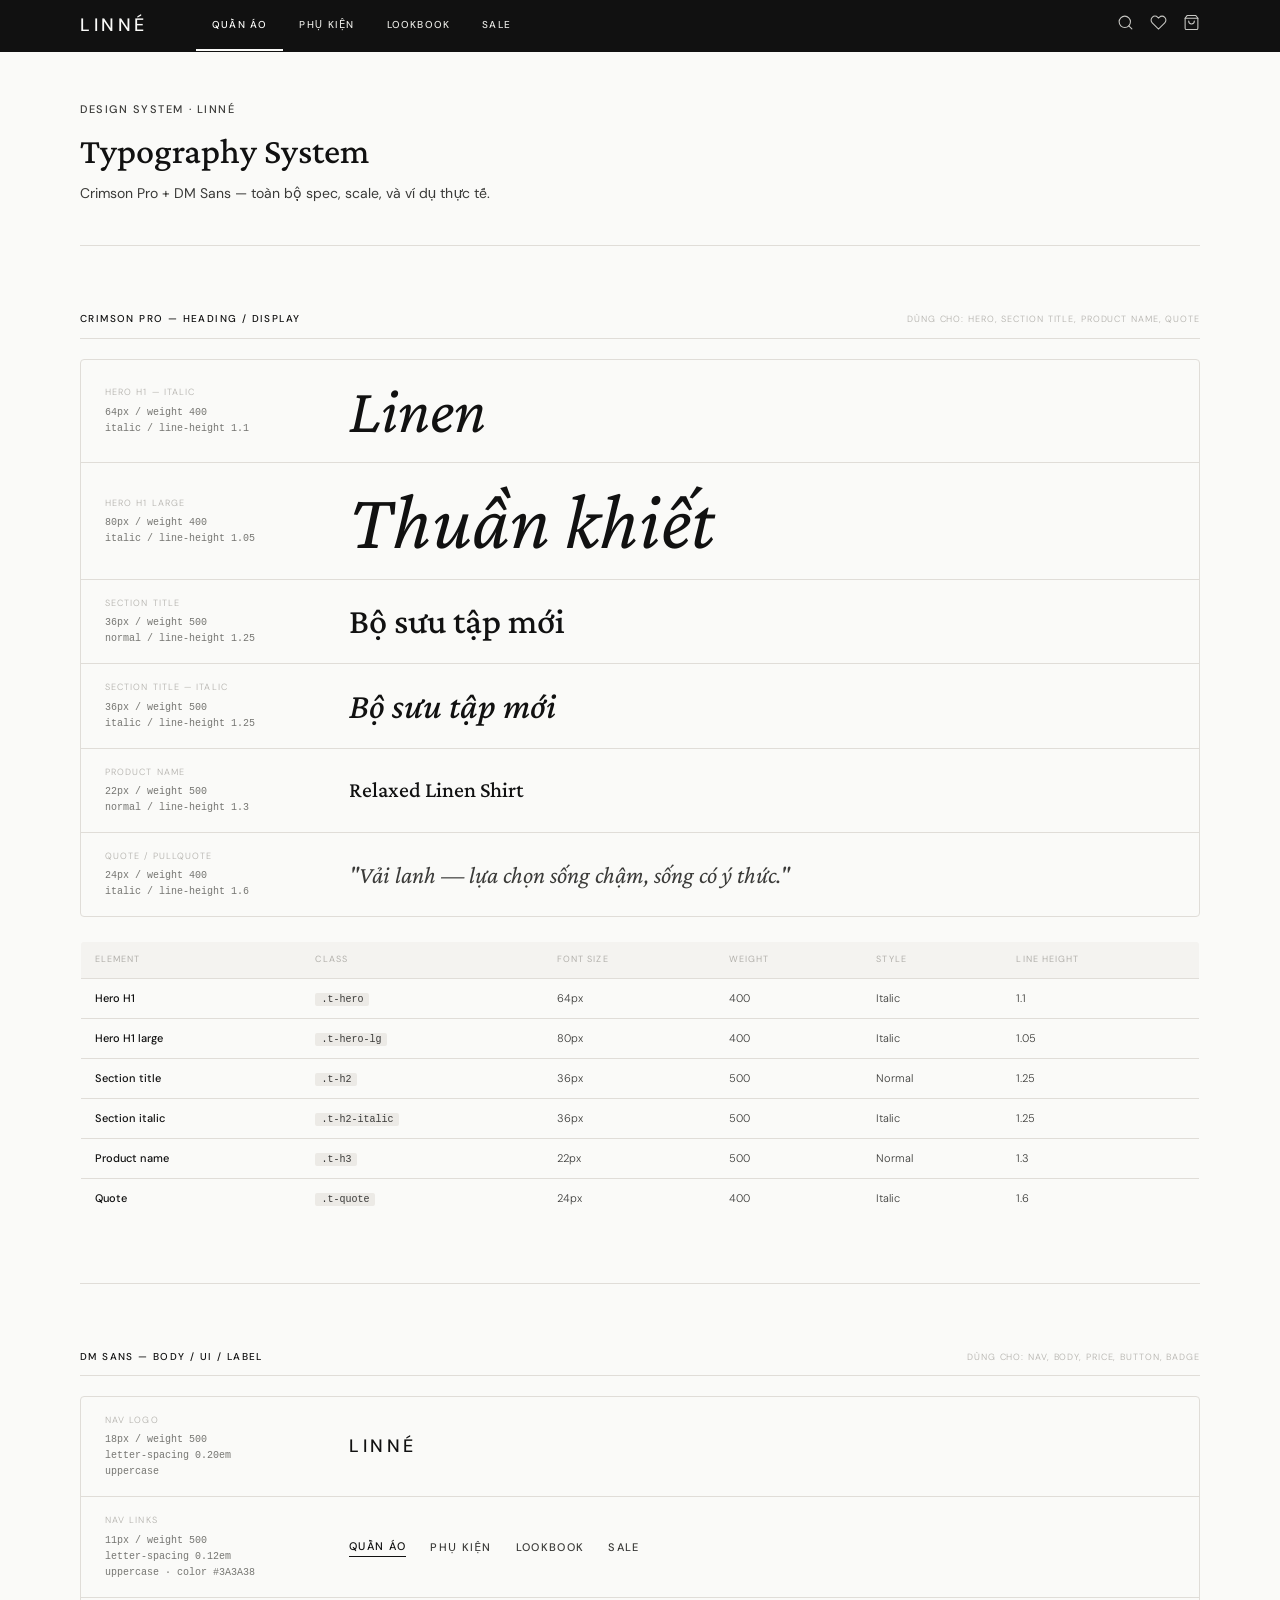
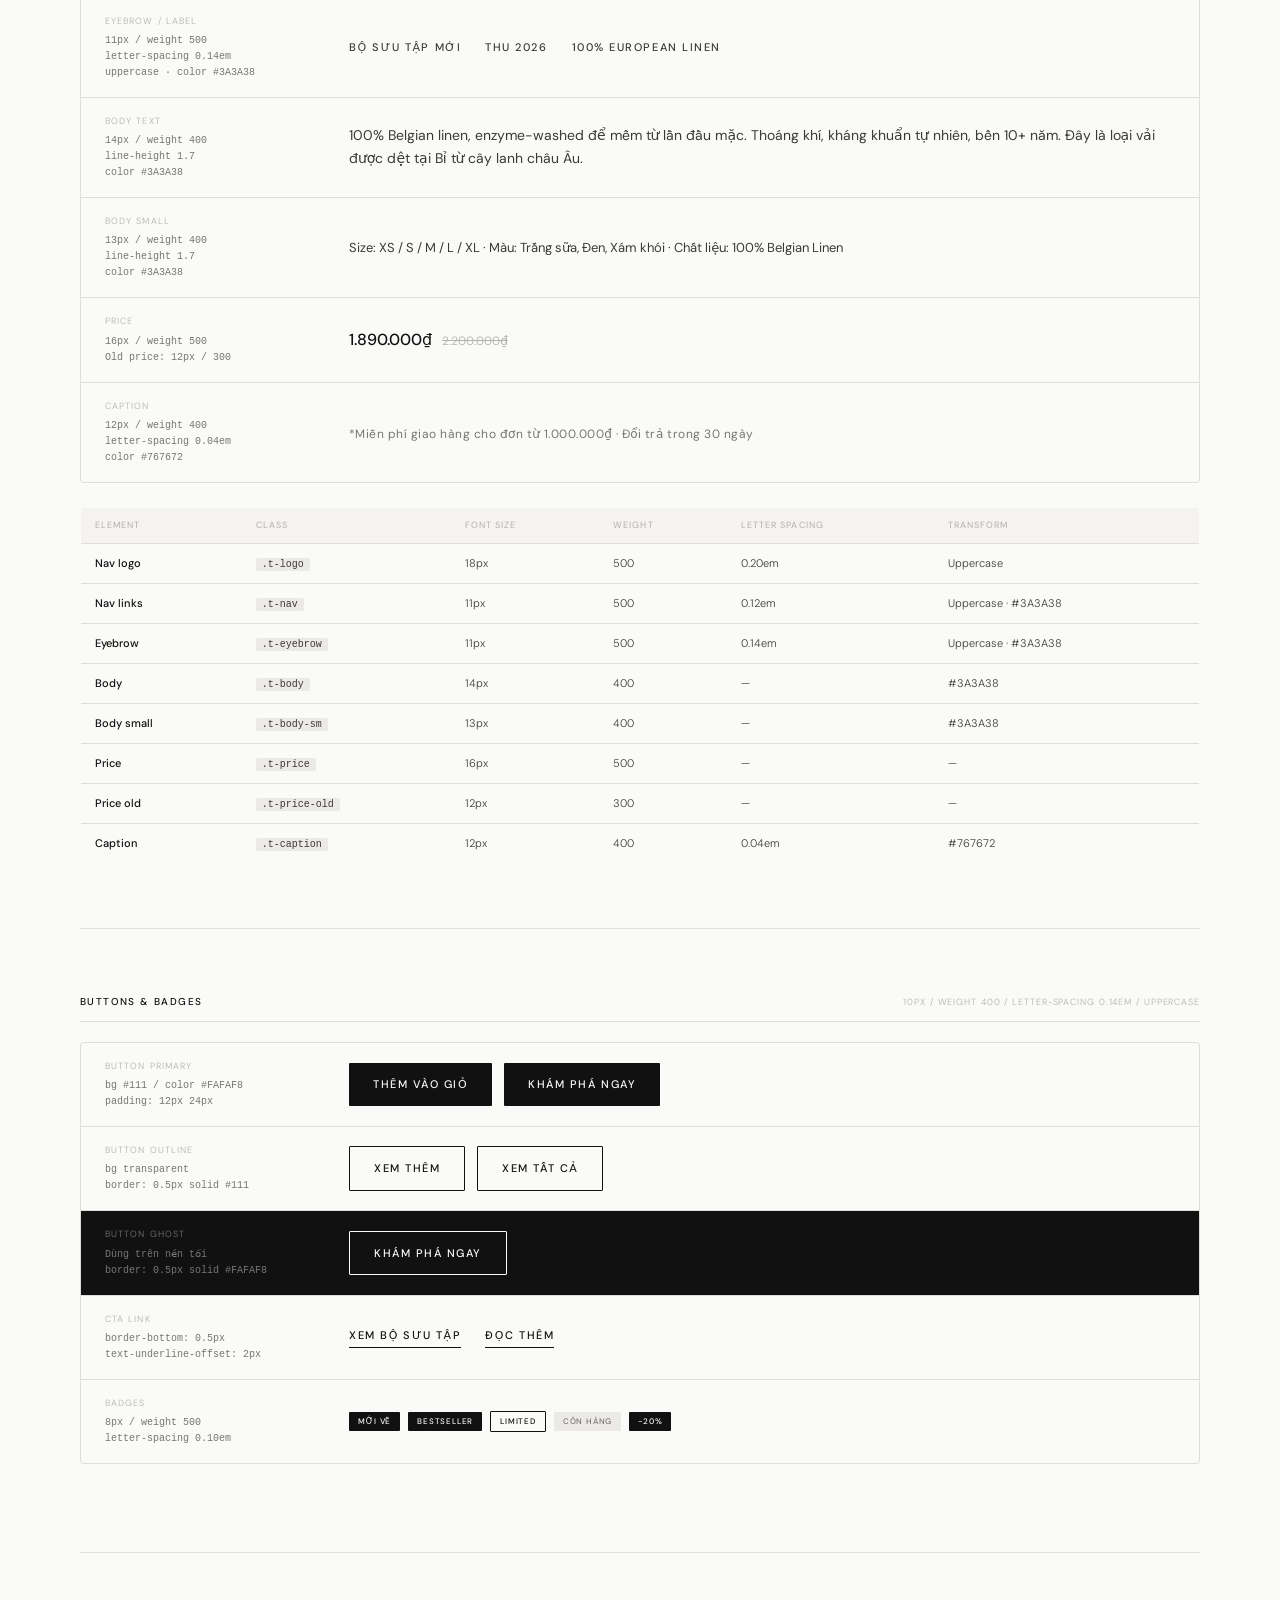
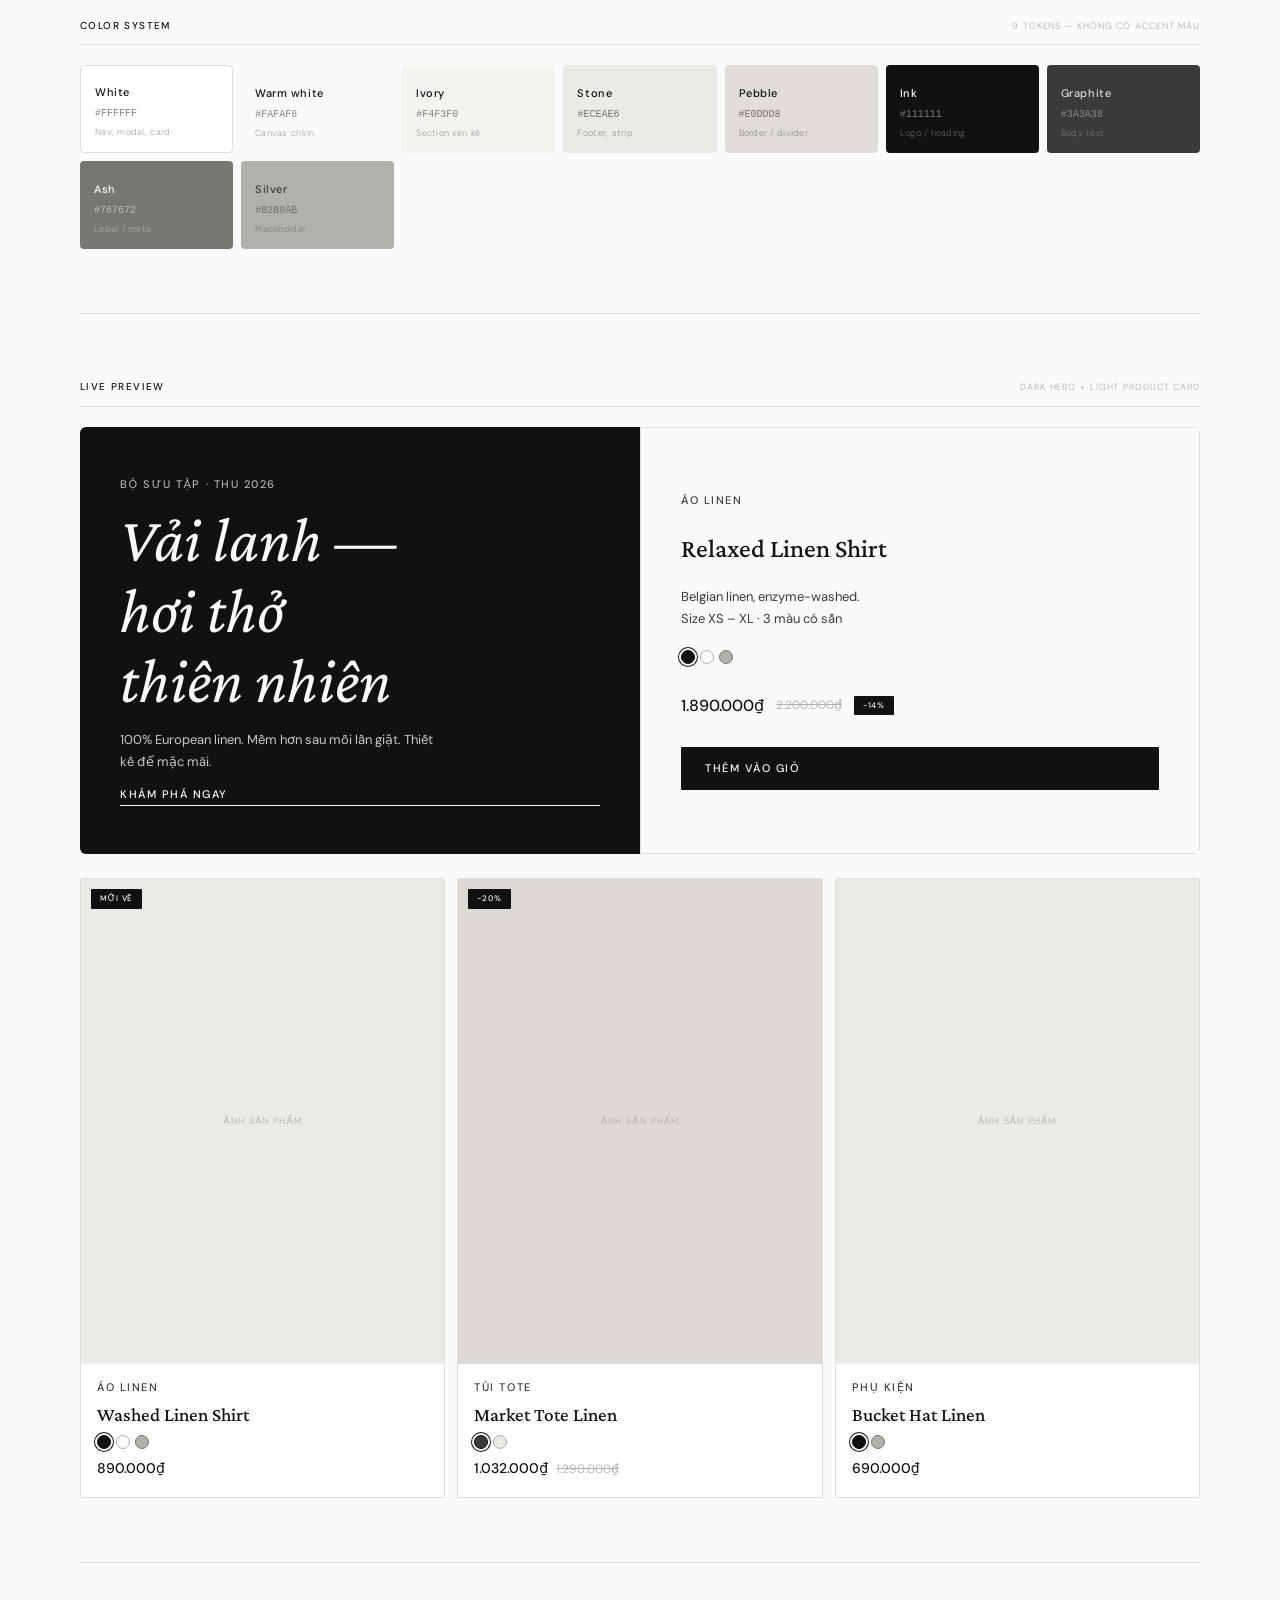
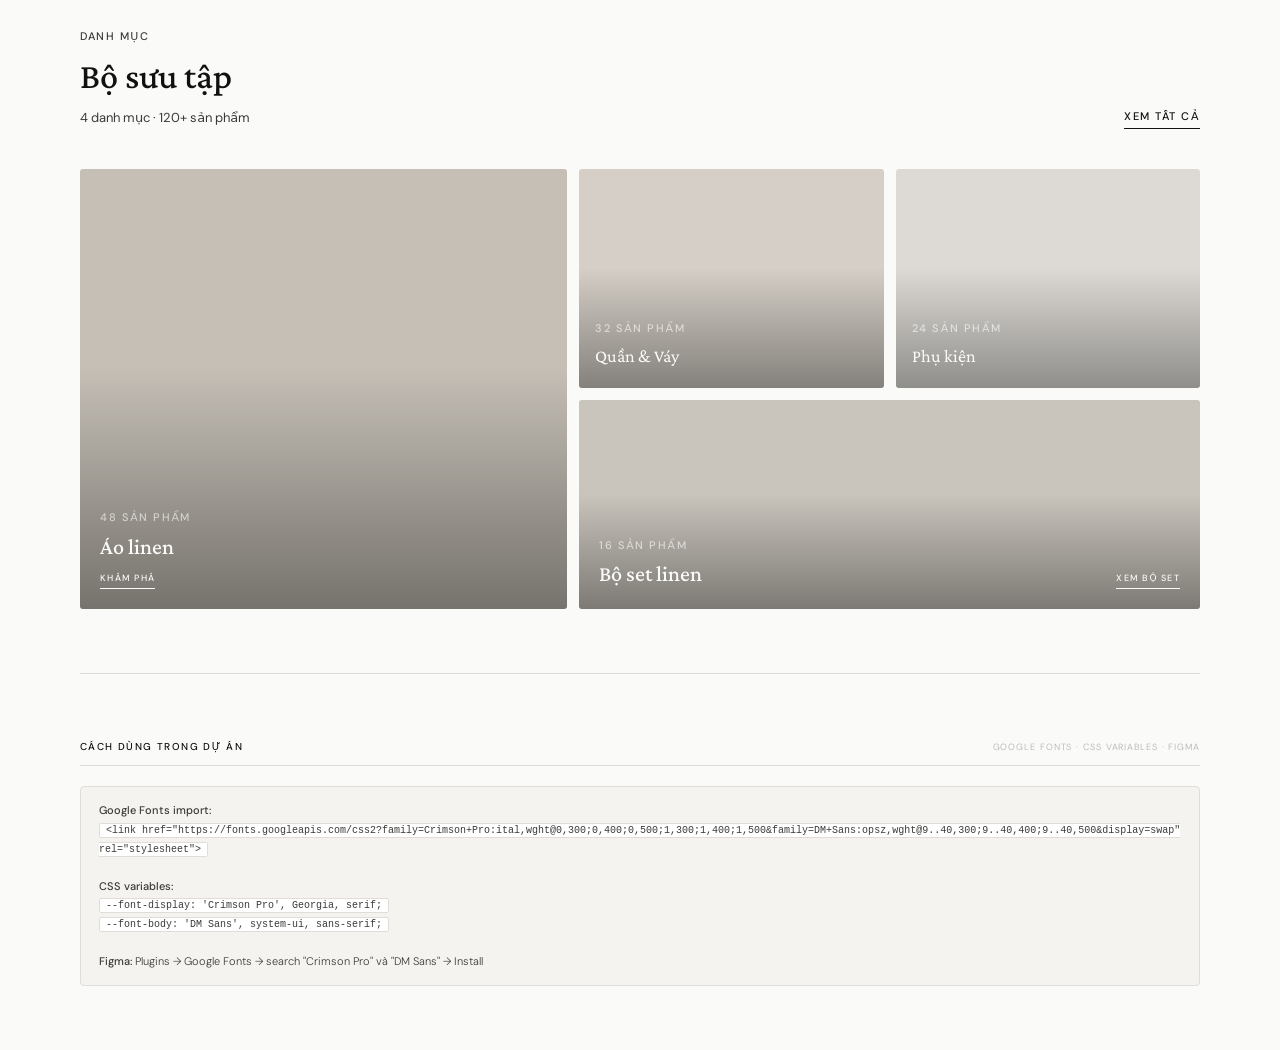
<file: prototype.html>
<!DOCTYPE html>
<html lang="vi">
<head>
<meta charset="UTF-8">
<meta name="viewport" content="width=device-width, initial-scale=1.0">
<title>LINNÉ — Typography System</title>
<link rel="preconnect" href="https://fonts.googleapis.com">
<link rel="preconnect" href="https://fonts.gstatic.com" crossorigin>
<link href="https://fonts.googleapis.com/css2?family=Crimson+Pro:ital,wght@0,300;0,400;0,500;1,300;1,400;1,500&family=DM+Sans:opsz,wght@9..40,300;9..40,400;9..40,500&display=swap" rel="stylesheet">

<style>
  /* ============================================
     LINNÉ — Typography System
     Crimson Pro + DM Sans
  ============================================ */

  :root {
    /* Colors */
    --ink:        #111111;
    --graphite:   #3A3A38;
    --ash:        #767672;
    --silver:     #B2B0AB;
    --pebble:     #E0DDD8;
    --stone:      #ECEAE6;
    --ivory:      #F4F3F0;
    --warm-white: #FAFAF8;
    --white:      #FFFFFF;

    /* Fonts */
    --font-display: 'Crimson Pro', Georgia, serif;
    --font-body:    'DM Sans', system-ui, sans-serif;

    /* Spacing */
    --gap-xs:  4px;
    --gap-sm:  8px;
    --gap-md:  16px;
    --gap-lg:  24px;
    --gap-xl:  40px;
    --gap-2xl: 64px;
  }

  *, *::before, *::after { box-sizing: border-box; margin: 0; padding: 0; }

  html { font-size: 16px; -webkit-font-smoothing: antialiased; }

  body {
    font-family: var(--font-body);
    font-weight: 300;
    background: var(--warm-white);
    color: var(--ink);
    line-height: 1.7;
  }

  /* ============================================
     LAYOUT
  ============================================ */
  .page-wrap { max-width: 1920px; margin: 0 auto; }

  .container {
    max-width: 1280px;
    margin: 0 auto;
    padding: 0 80px;
  }

  @media (max-width: 1024px) { .container { padding: 0 40px; } }
  @media (max-width: 640px)  { .container { padding: 0 20px; } }

  section { padding: var(--gap-2xl) 0; }

  .section-divider {
    border: none;
    border-top: 0.5px solid var(--pebble);
    margin: 0;
  }

  /* ============================================
     HEADER / LABEL
  ============================================ */
  .section-header {
    display: flex;
    justify-content: space-between;
    align-items: flex-end;
    margin-bottom: var(--gap-xl);
  }

  .section-eyebrow {
    font-family: var(--font-body);
    font-size: 11px;
    font-weight: 500;
    letter-spacing: 0.16em;
    text-transform: uppercase;
    color: var(--ash);
    margin-bottom: 8px;
  }

  /* ============================================
     TYPOGRAPHY — CRIMSON PRO
  ============================================ */

  /* H1 — Hero */
  .t-hero {
    font-family: var(--font-display);
    font-size: 64px;
    font-weight: 400;
    font-style: italic;
    line-height: 1.1;
    letter-spacing: 0;
    color: var(--ink);
  }

  /* H1 alt */
  .t-hero-lg {
    font-family: var(--font-display);
    font-size: 80px;
    font-weight: 400;
    font-style: italic;
    line-height: 1.05;
    color: var(--ink);
  }

  /* H2 — Section title */
  .t-h2 {
    font-family: var(--font-display);
    font-size: 36px;
    font-weight: 500;
    line-height: 1.25;
    color: var(--ink);
  }

  /* H2 italic */
  .t-h2-italic {
    font-family: var(--font-display);
    font-size: 36px;
    font-weight: 500;
    font-style: italic;
    line-height: 1.25;
    color: var(--ink);
  }

  /* H3 — Product name */
  .t-h3 {
    font-family: var(--font-display);
    font-size: 22px;
    font-weight: 500;
    line-height: 1.3;
    color: var(--ink);
  }

  /* Quote / Pullquote */
  .t-quote {
    font-family: var(--font-display);
    font-size: 24px;
    font-weight: 400;
    font-style: italic;
    line-height: 1.6;
    color: var(--graphite);
  }

  /* ============================================
     TYPOGRAPHY — DM SANS
  ============================================ */

  /* Nav logo */
  .t-logo {
    font-family: var(--font-body);
    font-size: 18px;
    font-weight: 500;
    letter-spacing: 0.20em;
    text-transform: uppercase;
    color: var(--ink);
    text-decoration: none;
  }

  /* Nav links */
  .t-nav {
    font-family: var(--font-body);
    font-size: 11px;
    font-weight: 500;
    letter-spacing: 0.12em;
    text-transform: uppercase;
    color: var(--graphite);
    text-decoration: none;
    transition: color 0.2s ease;
  }
  .t-nav:hover, .t-nav.active {
    color: var(--ink);
  }

  /* Eyebrow label */
  .t-eyebrow {
    font-family: var(--font-body);
    font-size: 11px;
    font-weight: 500;
    letter-spacing: 0.14em;
    text-transform: uppercase;
    color: var(--graphite);
  }

  /* Body */
  .t-body {
    font-family: var(--font-body);
    font-size: 14px;
    font-weight: 400;
    line-height: 1.7;
    color: var(--graphite);
  }

  /* Body small */
  .t-body-sm {
    font-family: var(--font-body);
    font-size: 13px;
    font-weight: 400;
    line-height: 1.7;
    color: var(--graphite);
  }

  /* Price */
  .t-price {
    font-family: var(--font-body);
    font-size: 16px;
    font-weight: 500;
    color: var(--ink);
  }

  .t-price-old {
    font-family: var(--font-body);
    font-size: 12px;
    font-weight: 300;
    color: var(--silver);
    text-decoration: line-through;
  }

  /* Caption */
  .t-caption {
    font-family: var(--font-body);
    font-size: 12px;
    font-weight: 400;
    color: var(--ash);
    letter-spacing: 0.04em;
  }

  /* ============================================
     BUTTONS
  ============================================ */
  .btn {
    display: inline-block;
    font-family: var(--font-body);
    font-size: 11px;
    font-weight: 500;
    letter-spacing: 0.14em;
    text-transform: uppercase;
    padding: 12px 24px;
    border-radius: 1px;
    cursor: pointer;
    transition: all 0.2s ease;
    text-decoration: none;
    border: none;
  }

  .btn-primary {
    background: var(--ink);
    color: var(--warm-white);
  }
  .btn-primary:hover {
    background: var(--graphite);
  }

  .btn-outline {
    background: transparent;
    color: var(--ink);
    border: 0.5px solid var(--ink);
  }
  .btn-outline:hover {
    background: var(--ink);
    color: var(--warm-white);
  }

  .btn-ghost {
    background: transparent;
    color: var(--warm-white);
    border: 0.5px solid var(--warm-white);
  }
  .btn-ghost:hover {
    background: var(--warm-white);
    color: var(--ink);
  }

  /* CTA link style */
  .cta-link {
    font-family: var(--font-body);
    font-size: 11px;
    font-weight: 500;
    letter-spacing: 0.14em;
    text-transform: uppercase;
    color: var(--ink);
    text-decoration: none;
    border-bottom: 0.5px solid var(--ink);
    padding-bottom: 2px;
    transition: opacity 0.2s;
  }
  .cta-link:hover { opacity: 0.6; }

  .cta-link-white {
    color: var(--warm-white);
    border-bottom-color: var(--warm-white);
  }

  /* ============================================
     BADGES / TAGS
  ============================================ */
  .badge {
    display: inline-block;
    font-family: var(--font-body);
    font-size: 8px;
    font-weight: 500;
    letter-spacing: 0.10em;
    text-transform: uppercase;
    padding: 3px 9px;
    border-radius: 1px;
  }

  .badge-dark   { background: var(--ink); color: var(--warm-white); }
  .badge-outline{ background: transparent; color: var(--ink); border: 0.5px solid var(--ink); }
  .badge-muted  { background: var(--stone); color: var(--ash); }
  .badge-sale   { background: var(--ink); color: var(--warm-white); }

  /* ============================================
     NAVBAR
  ============================================ */
  .navbar {
    position: sticky;
    top: 0;
    z-index: 100;
    background: var(--ink);
    height: 52px;
    display: flex;
    align-items: stretch;
    border-bottom: 0.5px solid transparent;
    transition: border-color 0.3s ease;
  }

  .navbar.scrolled {
    border-bottom-color: #2A2A28;
  }

  .navbar .container {
    display: flex;
    align-items: stretch;
    width: 100%;
    max-width: 1280px;
    margin: 0 auto;
    padding: 0 80px;
  }

  .nav-logo {
    font-family: var(--font-body);
    font-size: 18px;
    font-weight: 500;
    letter-spacing: 0.20em;
    text-transform: uppercase;
    color: var(--warm-white);
    text-decoration: none;
    display: flex;
    align-items: center;
    margin-right: 48px;
    white-space: nowrap;
  }

  .nav-links {
    display: flex;
    flex: 1;
    list-style: none;
  }

  .nav-links li a {
    font-family: var(--font-body);
    font-size: 10px;
    font-weight: 500;
    letter-spacing: 0.12em;
    text-transform: uppercase;
    color: #E8E8E4;
    text-decoration: none;
    display: flex;
    align-items: center;
    padding: 0 16px;
    height: 100%;
    border-bottom: 2px solid transparent;
    transition: color 0.2s ease;
  }

  .nav-links li a:hover,
  .nav-links li a.active {
    color: var(--warm-white);
    border-bottom-color: var(--warm-white);
  }

  .nav-icons {
    display: flex;
    align-items: center;
    gap: 16px;
    margin-left: auto;
    color: #C8C8C4;
    font-size: 17px;
  }

  .nav-icons a {
    color: inherit;
    text-decoration: none;
    transition: color 0.2s;
  }
  .nav-icons a:hover { color: var(--warm-white); }

  /* ============================================
     DEMO SECTIONS
  ============================================ */

  /* Type scale preview */
  .type-preview-block {
    border: 0.5px solid var(--pebble);
    border-radius: 4px;
    overflow: hidden;
    margin-bottom: var(--gap-lg);
  }

  .type-row {
    display: flex;
    align-items: center;
    gap: var(--gap-lg);
    padding: var(--gap-md) var(--gap-lg);
    border-bottom: 0.5px solid var(--pebble);
  }
  .type-row:last-child { border-bottom: none; }

  .type-meta {
    min-width: 220px;
    flex-shrink: 0;
  }

  .type-meta-label {
    font-size: 9px;
    letter-spacing: 0.12em;
    text-transform: uppercase;
    color: var(--silver);
    margin-bottom: 4px;
  }

  .type-meta-val {
    font-family: 'Courier New', monospace;
    font-size: 10px;
    color: var(--ash);
    line-height: 1.6;
  }

  .type-sample { flex: 1; }

  /* Spec table */
  .spec-table {
    width: 100%;
    border: 0.5px solid var(--pebble);
    border-radius: 4px;
    overflow: hidden;
    border-collapse: collapse;
  }

  .spec-table thead tr {
    background: var(--ivory);
  }

  .spec-table th {
    font-size: 9px;
    font-weight: 400;
    letter-spacing: 0.12em;
    text-transform: uppercase;
    color: var(--silver);
    padding: 10px 14px;
    text-align: left;
    border-bottom: 0.5px solid var(--pebble);
  }

  .spec-table td {
    font-size: 11px;
    font-weight: 300;
    color: var(--graphite);
    padding: 10px 14px;
    border-bottom: 0.5px solid var(--pebble);
  }

  .spec-table tr:last-child td { border-bottom: none; }

  .spec-table td:first-child {
    font-weight: 500;
    color: var(--ink);
  }

  .spec-table td code {
    font-family: 'Courier New', monospace;
    font-size: 10px;
    background: var(--stone);
    padding: 1px 6px;
    border-radius: 2px;
    color: var(--graphite);
  }

  /* Color swatch */
  .swatch-grid {
    display: grid;
    grid-template-columns: repeat(auto-fill, minmax(140px, 1fr));
    gap: var(--gap-sm);
  }

  .swatch-item {
    border-radius: 4px;
    padding: 16px 14px 12px;
    min-height: 88px;
    display: flex;
    flex-direction: column;
    justify-content: flex-end;
    gap: 3px;
  }

  .swatch-name {
    font-size: 11px;
    font-weight: 500;
    letter-spacing: 0.05em;
  }

  .swatch-hex {
    font-family: 'Courier New', monospace;
    font-size: 10px;
    opacity: 0.7;
  }

  .swatch-role {
    font-size: 9px;
    opacity: 0.5;
    letter-spacing: 0.03em;
  }

  /* Hero preview */
  .hero-preview {
    border-radius: 6px;
    overflow: hidden;
    display: grid;
    grid-template-columns: 1fr 1fr;
  }

  .hero-preview-dark {
    background: var(--ink);
    padding: 48px 40px;
    display: flex;
    flex-direction: column;
    justify-content: flex-end;
    gap: 12px;
    min-height: 320px;
  }

  .hero-preview-light {
    background: var(--warm-white);
    padding: 40px;
    border: 0.5px solid var(--pebble);
    display: flex;
    flex-direction: column;
    justify-content: center;
    gap: 12px;
  }

  /* Product card */
  .product-card {
    border: 0.5px solid var(--pebble);
    border-radius: 2px;
    overflow: hidden;
    background: var(--white);
  }

  .product-img {
    background: var(--stone);
    aspect-ratio: 3 / 4;
    display: flex;
    align-items: center;
    justify-content: center;
    position: relative;
  }

  .product-img-placeholder {
    font-size: 9px;
    letter-spacing: 0.12em;
    text-transform: uppercase;
    color: var(--silver);
  }

  .product-info {
    padding: 14px 16px 16px;
  }

  .product-grid {
    display: grid;
    grid-template-columns: repeat(3, 1fr);
    gap: 12px;
  }

  .product-info .t-eyebrow {
    color: var(--ash);
    letter-spacing: 0.14em;
  }
  .color-swatch-row {
    display: flex;
    gap: 5px;
    margin: 8px 0;
  }

  .color-dot {
    width: 14px;
    height: 14px;
    border-radius: 50%;
    cursor: pointer;
    transition: transform 0.15s;
  }
  .color-dot:hover { transform: scale(1.15); }
  .color-dot.active { box-shadow: 0 0 0 2px var(--warm-white), 0 0 0 3px var(--ink); }

  /* Utility */
  .text-muted  { color: var(--ash); }
  .text-silver { color: var(--silver); }
  .mt-2  { margin-top: 8px; }
  .mt-3  { margin-top: 12px; }
  .mt-4  { margin-top: 16px; }
  .mt-6  { margin-top: 24px; }
  .flex  { display: flex; }
  .items-center { align-items: center; }
  .gap-2 { gap: 8px; }
  .gap-3 { gap: 12px; }

  /* Page header */
  .page-title-block {
    padding: 48px 0 40px;
    border-bottom: 0.5px solid var(--pebble);
    margin-bottom: 0;
  }

  .page-title-block .t-eyebrow { margin-bottom: 10px; }

  /* Section title row */
  .section-label-row {
    display: flex;
    justify-content: space-between;
    align-items: baseline;
    margin-bottom: 20px;
    padding-bottom: 10px;
    border-bottom: 0.5px solid var(--pebble);
  }

  .section-label-row h2 {
    font-family: var(--font-body);
    font-size: 10px;
    font-weight: 500;
    letter-spacing: 0.14em;
    text-transform: uppercase;
    color: var(--ink);
  }

  .section-label-row span {
    font-size: 9px;
    letter-spacing: 0.1em;
    text-transform: uppercase;
    color: var(--silver);
  }

  /* Print / export hint */
  .note-block {
    background: var(--ivory);
    border: 0.5px solid var(--pebble);
    border-radius: 4px;
    padding: 14px 18px;
    font-size: 11px;
    font-weight: 300;
    line-height: 1.7;
    color: var(--graphite);
  }

  .note-block code {
    font-family: 'Courier New', monospace;
    font-size: 10px;
    background: var(--white);
    padding: 1px 6px;
    border-radius: 2px;
    color: var(--graphite);
    border: 0.5px solid var(--pebble);
  }

  /* Navbar scroll effect */
  @media (prefers-reduced-motion: reduce) {
    *, *::before, *::after { transition: none !important; }
  }

</style>
</head>

<body>

<!-- ============================================
     NAVBAR
============================================ -->
<nav class="navbar" id="navbar">
  <div class="container" style="max-width:1280px;margin:0 auto;padding:0 80px;display:flex;align-items:stretch;width:100%">
    <a href="#" class="nav-logo">Linné</a>
    <ul class="nav-links">
      <li><a href="#" class="active">Quần áo</a></li>
      <li><a href="#">Phụ kiện</a></li>
      <li><a href="#">Lookbook</a></li>
      <li><a href="#">Sale</a></li>
    </ul>
    <div class="nav-icons">
      <a href="#" aria-label="Tìm kiếm">
        <svg width="17" height="17" viewBox="0 0 24 24" fill="none" stroke="currentColor" stroke-width="1.5" stroke-linecap="round"><circle cx="11" cy="11" r="8"/><path d="m21 21-4.35-4.35"/></svg>
      </a>
      <a href="#" aria-label="Yêu thích">
        <svg width="17" height="17" viewBox="0 0 24 24" fill="none" stroke="currentColor" stroke-width="1.5" stroke-linecap="round"><path d="M20.84 4.61a5.5 5.5 0 0 0-7.78 0L12 5.67l-1.06-1.06a5.5 5.5 0 0 0-7.78 7.78l1.06 1.06L12 21.23l7.78-7.78 1.06-1.06a5.5 5.5 0 0 0 0-7.78z"/></svg>
      </a>
      <a href="#" aria-label="Giỏ hàng">
        <svg width="17" height="17" viewBox="0 0 24 24" fill="none" stroke="currentColor" stroke-width="1.5" stroke-linecap="round"><path d="M6 2 3 6v14a2 2 0 0 0 2 2h14a2 2 0 0 0 2-2V6l-3-4z"/><line x1="3" y1="6" x2="21" y2="6"/><path d="M16 10a4 4 0 0 1-8 0"/></svg>
      </a>
    </div>
  </div>
</nav>

<div class="page-wrap">
<div class="container">

  <!-- PAGE TITLE -->
  <div class="page-title-block">
    <div class="t-eyebrow">Design System · LINNÉ</div>
    <div class="t-h2">Typography System</div>
    <div class="t-body mt-2">Crimson Pro + DM Sans — toàn bộ spec, scale, và ví dụ thực tế.</div>
  </div>

  <!-- ============================================
       SECTION 1 — CORMORANT GARAMOND
  ============================================ -->
  <section>
    <div class="section-label-row">
      <h2>Crimson Pro — Heading / Display</h2>
      <span>Dùng cho: Hero, Section title, Product name, Quote</span>
    </div>

    <div class="type-preview-block">

      <div class="type-row">
        <div class="type-meta">
          <div class="type-meta-label">Hero H1 — italic</div>
          <div class="type-meta-val">64px / weight 400<br>italic / line-height 1.1</div>
        </div>
        <div class="type-sample">
          <span class="t-hero">Linen</span>
        </div>
      </div>

      <div class="type-row">
        <div class="type-meta">
          <div class="type-meta-label">Hero H1 large</div>
          <div class="type-meta-val">80px / weight 400<br>italic / line-height 1.05</div>
        </div>
        <div class="type-sample">
          <span class="t-hero-lg">Thuần khiết</span>
        </div>
      </div>

      <div class="type-row">
        <div class="type-meta">
          <div class="type-meta-label">Section title</div>
          <div class="type-meta-val">36px / weight 500<br>normal / line-height 1.25</div>
        </div>
        <div class="type-sample">
          <span class="t-h2">Bộ sưu tập mới</span>
        </div>
      </div>

      <div class="type-row">
        <div class="type-meta">
          <div class="type-meta-label">Section title — italic</div>
          <div class="type-meta-val">36px / weight 500<br>italic / line-height 1.25</div>
        </div>
        <div class="type-sample">
          <span class="t-h2-italic">Bộ sưu tập mới</span>
        </div>
      </div>

      <div class="type-row">
        <div class="type-meta">
          <div class="type-meta-label">Product name</div>
          <div class="type-meta-val">22px / weight 500<br>normal / line-height 1.3</div>
        </div>
        <div class="type-sample">
          <span class="t-h3">Relaxed Linen Shirt</span>
        </div>
      </div>

      <div class="type-row">
        <div class="type-meta">
          <div class="type-meta-label">Quote / Pullquote</div>
          <div class="type-meta-val">24px / weight 400<br>italic / line-height 1.6</div>
        </div>
        <div class="type-sample">
          <span class="t-quote">"Vải lanh — lựa chọn sống chậm, sống có ý thức."</span>
        </div>
      </div>

    </div>

    <!-- Crimson Pro spec table -->
    <table class="spec-table">
      <thead>
        <tr>
          <th>Element</th>
          <th>Class</th>
          <th>Font size</th>
          <th>Weight</th>
          <th>Style</th>
          <th>Line height</th>
        </tr>
      </thead>
      <tbody>
        <tr><td>Hero H1</td><td><code>.t-hero</code></td><td>64px</td><td>400</td><td>Italic</td><td>1.1</td></tr>
        <tr><td>Hero H1 large</td><td><code>.t-hero-lg</code></td><td>80px</td><td>400</td><td>Italic</td><td>1.05</td></tr>
        <tr><td>Section title</td><td><code>.t-h2</code></td><td>36px</td><td>500</td><td>Normal</td><td>1.25</td></tr>
        <tr><td>Section italic</td><td><code>.t-h2-italic</code></td><td>36px</td><td>500</td><td>Italic</td><td>1.25</td></tr>
        <tr><td>Product name</td><td><code>.t-h3</code></td><td>22px</td><td>500</td><td>Normal</td><td>1.3</td></tr>
        <tr><td>Quote</td><td><code>.t-quote</code></td><td>24px</td><td>400</td><td>Italic</td><td>1.6</td></tr>
      </tbody>
    </table>
  </section>

  <hr class="section-divider">

  <!-- ============================================
       SECTION 2 — DM SANS
  ============================================ -->
  <section>
    <div class="section-label-row">
      <h2>DM Sans — Body / UI / Label</h2>
      <span>Dùng cho: Nav, Body, Price, Button, Badge</span>
    </div>

    <div class="type-preview-block">

      <div class="type-row">
        <div class="type-meta">
          <div class="type-meta-label">Nav logo</div>
          <div class="type-meta-val">18px / weight 500<br>letter-spacing 0.20em<br>uppercase</div>
        </div>
        <div class="type-sample">
          <span class="t-logo">LINNÉ</span>
        </div>
      </div>

      <div class="type-row">
        <div class="type-meta">
          <div class="type-meta-label">Nav links</div>
          <div class="type-meta-val">11px / weight 500<br>letter-spacing 0.12em<br>uppercase · color #3A3A38</div>
        </div>
        <div class="type-sample" style="display:flex;gap:24px;align-items:center">
          <a href="#" class="t-nav active" style="color:var(--ink);border-bottom:1px solid var(--ink);padding-bottom:1px">Quần áo</a>
          <a href="#" class="t-nav">Phụ kiện</a>
          <a href="#" class="t-nav">Lookbook</a>
          <a href="#" class="t-nav">Sale</a>
        </div>
      </div>

      <div class="type-row">
        <div class="type-meta">
          <div class="type-meta-label">Eyebrow / label</div>
          <div class="type-meta-val">11px / weight 500<br>letter-spacing 0.14em<br>uppercase · color #3A3A38</div>
        </div>
        <div class="type-sample" style="display:flex;gap:24px">
          <span style="font-family:var(--font-body);font-size:11px;font-weight:500;letter-spacing:.14em;text-transform:uppercase;color:#3A3A38">Bộ sưu tập mới</span>
          <span style="font-family:var(--font-body);font-size:11px;font-weight:500;letter-spacing:.14em;text-transform:uppercase;color:#3A3A38">Thu 2026</span>
          <span style="font-family:var(--font-body);font-size:11px;font-weight:500;letter-spacing:.14em;text-transform:uppercase;color:#3A3A38">100% European Linen</span>
        </div>
      </div>

      <div class="type-row">
        <div class="type-meta">
          <div class="type-meta-label">Body text</div>
          <div class="type-meta-val">14px / weight 400<br>line-height 1.7<br>color #3A3A38</div>
        </div>
        <div class="type-sample">
          <p style="font-family:var(--font-body);font-size:14px;font-weight:400;line-height:1.7;color:#3A3A38">100% Belgian linen, enzyme-washed để mềm từ lần đầu mặc. Thoáng khí, kháng khuẩn tự nhiên, bền 10+ năm. Đây là loại vải được dệt tại Bỉ từ cây lanh châu Âu.</p>
        </div>
      </div>

      <div class="type-row">
        <div class="type-meta">
          <div class="type-meta-label">Body small</div>
          <div class="type-meta-val">13px / weight 400<br>line-height 1.7<br>color #3A3A38</div>
        </div>
        <div class="type-sample">
          <p style="font-family:var(--font-body);font-size:13px;font-weight:400;line-height:1.7;color:#3A3A38">Size: XS / S / M / L / XL · Màu: Trắng sữa, Đen, Xám khói · Chất liệu: 100% Belgian Linen</p>
        </div>
      </div>

      <div class="type-row">
        <div class="type-meta">
          <div class="type-meta-label">Price</div>
          <div class="type-meta-val">16px / weight 500<br>Old price: 12px / 300</div>
        </div>
        <div class="type-sample" style="display:flex;align-items:baseline;gap:10px">
          <span class="t-price">1.890.000₫</span>
          <span class="t-price-old">2.200.000₫</span>
        </div>
      </div>

      <div class="type-row">
        <div class="type-meta">
          <div class="type-meta-label">Caption</div>
          <div class="type-meta-val">12px / weight 400<br>letter-spacing 0.04em<br>color #767672</div>
        </div>
        <div class="type-sample">
          <span class="t-caption">*Miễn phí giao hàng cho đơn từ 1.000.000₫ · Đổi trả trong 30 ngày</span>
        </div>
      </div>

    </div>

    <!-- DM Sans spec table -->
    <table class="spec-table">
      <thead>
        <tr>
          <th>Element</th>
          <th>Class</th>
          <th>Font size</th>
          <th>Weight</th>
          <th>Letter spacing</th>
          <th>Transform</th>
        </tr>
      </thead>
      <tbody>
        <tr><td>Nav logo</td><td><code>.t-logo</code></td><td>18px</td><td>500</td><td>0.20em</td><td>Uppercase</td></tr>
        <tr><td>Nav links</td><td><code>.t-nav</code></td><td>11px</td><td>500</td><td>0.12em</td><td>Uppercase · #3A3A38</td></tr>
        <tr><td>Eyebrow</td><td><code>.t-eyebrow</code></td><td>11px</td><td>500</td><td>0.14em</td><td>Uppercase · #3A3A38</td></tr>
        <tr><td>Body</td><td><code>.t-body</code></td><td>14px</td><td>400</td><td>—</td><td>#3A3A38</td></tr>
        <tr><td>Body small</td><td><code>.t-body-sm</code></td><td>13px</td><td>400</td><td>—</td><td>#3A3A38</td></tr>
        <tr><td>Price</td><td><code>.t-price</code></td><td>16px</td><td>500</td><td>—</td><td>—</td></tr>
        <tr><td>Price old</td><td><code>.t-price-old</code></td><td>12px</td><td>300</td><td>—</td><td>—</td></tr>
        <tr><td>Caption</td><td><code>.t-caption</code></td><td>12px</td><td>400</td><td>0.04em</td><td>#767672</td></tr>
      </tbody>
    </table>
  </section>

  <hr class="section-divider">

  <!-- ============================================
       SECTION 3 — BUTTONS & BADGES
  ============================================ -->
  <section>
    <div class="section-label-row">
      <h2>Buttons & Badges</h2>
      <span>10px / weight 400 / letter-spacing 0.14em / uppercase</span>
    </div>

    <div class="type-preview-block">
      <div class="type-row">
        <div class="type-meta">
          <div class="type-meta-label">Button primary</div>
          <div class="type-meta-val">bg #111 / color #FAFAF8<br>padding: 12px 24px</div>
        </div>
        <div class="type-sample" style="display:flex;gap:12px;align-items:center;flex-wrap:wrap">
          <a href="#" class="btn btn-primary">Thêm vào giỏ</a>
          <a href="#" class="btn btn-primary">Khám phá ngay</a>
        </div>
      </div>
      <div class="type-row">
        <div class="type-meta">
          <div class="type-meta-label">Button outline</div>
          <div class="type-meta-val">bg transparent<br>border: 0.5px solid #111</div>
        </div>
        <div class="type-sample" style="display:flex;gap:12px;align-items:center">
          <a href="#" class="btn btn-outline">Xem thêm</a>
          <a href="#" class="btn btn-outline">Xem tất cả</a>
        </div>
      </div>
      <div class="type-row" style="background:var(--ink)">
        <div class="type-meta">
          <div class="type-meta-label" style="color:var(--ash)">Button ghost</div>
          <div class="type-meta-val" style="color:var(--ash)">Dùng trên nền tối<br>border: 0.5px solid #FAFAF8</div>
        </div>
        <div class="type-sample" style="display:flex;gap:12px;align-items:center">
          <a href="#" class="btn btn-ghost">Khám phá ngay</a>
        </div>
      </div>
      <div class="type-row">
        <div class="type-meta">
          <div class="type-meta-label">CTA link</div>
          <div class="type-meta-val">border-bottom: 0.5px<br>text-underline-offset: 2px</div>
        </div>
        <div class="type-sample" style="display:flex;gap:24px;align-items:center">
          <a href="#" class="cta-link">Xem bộ sưu tập</a>
          <a href="#" class="cta-link">Đọc thêm</a>
        </div>
      </div>
      <div class="type-row">
        <div class="type-meta">
          <div class="type-meta-label">Badges</div>
          <div class="type-meta-val">8px / weight 500<br>letter-spacing 0.10em</div>
        </div>
        <div class="type-sample" style="display:flex;gap:8px;align-items:center;flex-wrap:wrap">
          <span class="badge badge-dark">Mới về</span>
          <span class="badge badge-dark">Bestseller</span>
          <span class="badge badge-outline">Limited</span>
          <span class="badge badge-muted">Còn hàng</span>
          <span class="badge badge-sale">−20%</span>
        </div>
      </div>
    </div>
  </section>

  <hr class="section-divider">

  <!-- ============================================
       SECTION 4 — COLOR SYSTEM
  ============================================ -->
  <section>
    <div class="section-label-row">
      <h2>Color System</h2>
      <span>9 tokens — không có accent màu</span>
    </div>

    <div class="swatch-grid">
      <div class="swatch-item" style="background:#FFFFFF;border:0.5px solid #E0DDD8">
        <span class="swatch-name" style="color:#111">White</span>
        <span class="swatch-hex" style="color:#555">#FFFFFF</span>
        <span class="swatch-role" style="color:#555">Nav, modal, card</span>
      </div>
      <div class="swatch-item" style="background:#FAFAF8">
        <span class="swatch-name" style="color:#111">Warm white</span>
        <span class="swatch-hex" style="color:#555">#FAFAF8</span>
        <span class="swatch-role" style="color:#555">Canvas chính</span>
      </div>
      <div class="swatch-item" style="background:#F4F3F0">
        <span class="swatch-name" style="color:#111">Ivory</span>
        <span class="swatch-hex" style="color:#555">#F4F3F0</span>
        <span class="swatch-role" style="color:#555">Section xen kẽ</span>
      </div>
      <div class="swatch-item" style="background:#ECEAE6">
        <span class="swatch-name" style="color:#111">Stone</span>
        <span class="swatch-hex" style="color:#444">#ECEAE6</span>
        <span class="swatch-role" style="color:#444">Footer, strip</span>
      </div>
      <div class="swatch-item" style="background:#E0DDD8">
        <span class="swatch-name" style="color:#111">Pebble</span>
        <span class="swatch-hex" style="color:#444">#E0DDD8</span>
        <span class="swatch-role" style="color:#444">Border / divider</span>
      </div>
      <div class="swatch-item" style="background:#111111">
        <span class="swatch-name" style="color:#FAFAF8">Ink</span>
        <span class="swatch-hex" style="color:#aaa">#111111</span>
        <span class="swatch-role" style="color:#aaa">Logo / heading</span>
      </div>
      <div class="swatch-item" style="background:#3A3A38">
        <span class="swatch-name" style="color:#E0DDD8">Graphite</span>
        <span class="swatch-hex" style="color:#aaa">#3A3A38</span>
        <span class="swatch-role" style="color:#aaa">Body text</span>
      </div>
      <div class="swatch-item" style="background:#767672">
        <span class="swatch-name" style="color:#FAFAF8">Ash</span>
        <span class="swatch-hex" style="color:#ddd">#767672</span>
        <span class="swatch-role" style="color:#ddd">Label / meta</span>
      </div>
      <div class="swatch-item" style="background:#B2B0AB">
        <span class="swatch-name" style="color:#3A3A38">Silver</span>
        <span class="swatch-hex" style="color:#555">#B2B0AB</span>
        <span class="swatch-role" style="color:#555">Placeholder</span>
      </div>
    </div>
  </section>

  <hr class="section-divider">

  <!-- ============================================
       SECTION 5 — LIVE PREVIEW
  ============================================ -->
  <section>
    <div class="section-label-row">
      <h2>Live Preview</h2>
      <span>Dark hero + Light product card</span>
    </div>

    <div class="hero-preview">
      <div class="hero-preview-dark">
        <div>
          <div class="t-eyebrow" style="color:#B2B0AB;margin-bottom:12px;font-size:11px;font-weight:500;letter-spacing:.14em">Bộ sưu tập · Thu 2026</div>
          <div class="t-hero" style="color:#FAFAF8">Vải lanh —<br>hơi thở<br>thiên nhiên</div>
        </div>
        <p class="t-body" style="color:#C8C8C4;max-width:320px;font-size:13px">100% European linen. Mềm hơn sau mỗi lần giặt. Thiết kế để mặc mãi.</p>
        <a href="#" class="cta-link cta-link-white">Khám phá ngay</a>
      </div>
      <div class="hero-preview-light">
        <div style="font-family:var(--font-body);font-size:11px;font-weight:500;letter-spacing:.14em;text-transform:uppercase;color:#3A3A38;margin-bottom:10px">Áo linen</div>
        <div class="t-h3" style="font-size:26px">Relaxed Linen Shirt</div>
        <p style="font-family:var(--font-body);font-size:13px;font-weight:400;line-height:1.7;color:#3A3A38;margin-top:8px">Belgian linen, enzyme-washed.<br>Size XS – XL · 3 màu có sẵn</p>
        <div class="color-swatch-row">
          <div class="color-dot active" style="background:#111111;border:0.5px solid #111"></div>
          <div class="color-dot" style="background:#FAFAF8;border:0.5px solid #B2B0AB"></div>
          <div class="color-dot" style="background:#B2B0AB;border:0.5px solid #767672"></div>
        </div>
        <div class="flex items-center gap-3 mt-2">
          <span class="t-price">1.890.000₫</span>
          <span class="t-price-old">2.200.000₫</span>
          <span class="badge badge-sale">−14%</span>
        </div>
        <a href="#" class="btn btn-primary mt-4" style="display:inline-block">Thêm vào giỏ</a>
      </div>
    </div>

    <!-- Product cards -->
    <div class="product-grid mt-6">
      <div class="product-card">
        <div class="product-img">
          <span class="badge badge-dark" style="position:absolute;top:10px;left:10px">Mới về</span>
          <span class="product-img-placeholder">Ảnh sản phẩm</span>
        </div>
        <div class="product-info">
          <div class="t-eyebrow" style="margin-bottom:6px;color:#3A3A38;font-size:11px;font-weight:500">Áo linen</div>
          <div class="t-h3" style="font-size:19px">Washed Linen Shirt</div>
          <div class="color-swatch-row mt-2">
            <div class="color-dot active" style="background:#111111;border:0.5px solid #111"></div>
            <div class="color-dot" style="background:#FAFAF8;border:0.5px solid #B2B0AB"></div>
            <div class="color-dot" style="background:#B2B0AB;border:0.5px solid #767672"></div>
          </div>
          <div class="flex items-center gap-2 mt-2">
            <span class="t-price" style="font-size:14px">890.000₫</span>
          </div>
        </div>
      </div>
      <div class="product-card">
        <div class="product-img" style="background:#DDDAD5">
          <span class="badge badge-sale" style="position:absolute;top:10px;left:10px">−20%</span>
          <span class="product-img-placeholder">Ảnh sản phẩm</span>
        </div>
        <div class="product-info">
          <div class="t-eyebrow" style="margin-bottom:6px;color:#3A3A38;font-size:11px;font-weight:500">Túi tote</div>
          <div class="t-h3" style="font-size:19px">Market Tote Linen</div>
          <div class="color-swatch-row mt-2">
            <div class="color-dot active" style="background:#3A3A38;border:0.5px solid #111"></div>
            <div class="color-dot" style="background:#ECEAE6;border:0.5px solid #B2B0AB"></div>
          </div>
          <div class="flex items-center gap-2 mt-2">
            <span class="t-price" style="font-size:14px">1.032.000₫</span>
            <span class="t-price-old">1.290.000₫</span>
          </div>
        </div>
      </div>
      <div class="product-card">
        <div class="product-img" style="background:#ECEAE6">
          <span class="product-img-placeholder">Ảnh sản phẩm</span>
        </div>
        <div class="product-info">
          <div class="t-eyebrow" style="margin-bottom:6px;color:#3A3A38;font-size:11px;font-weight:500">Phụ kiện</div>
          <div class="t-h3" style="font-size:19px">Bucket Hat Linen</div>
          <div class="color-swatch-row mt-2">
            <div class="color-dot active" style="background:#111111;border:0.5px solid #111"></div>
            <div class="color-dot" style="background:#B2B0AB;border:0.5px solid #767672"></div>
          </div>
          <div class="flex items-center gap-2 mt-2">
            <span class="t-price" style="font-size:14px">690.000₫</span>
          </div>
        </div>
      </div>
    </div>
  </section>

  <hr class="section-divider">

  <!-- ============================================
       SECTION 6 — CATEGORY MOSAIC
  ============================================ -->
  <section>
    <div class="section-header">
      <div>
        <div class="t-eyebrow" style="margin-bottom:8px">Danh mục</div>
        <div class="t-h2">Bộ sưu tập</div>
        <div class="t-body-sm mt-2">4 danh mục · 120+ sản phẩm</div>
      </div>
      <a href="#" class="cta-link">Xem tất cả</a>
    </div>

    <!-- Mosaic grid -->
    <div style="display:grid;grid-template-columns:1.6fr 1fr 1fr;gap:12px">

      <!-- Ảnh lớn trái — span 2 rows -->
      <div style="grid-row:span 2;position:relative;border-radius:3px;overflow:hidden;background:#C5BFB6;min-height:440px;display:flex;align-items:flex-end;padding:20px;cursor:pointer">
        <span style="position:absolute;inset:0;background:linear-gradient(to top,rgba(0,0,0,.4) 0%,transparent 55%)"></span>
        <div style="position:relative;z-index:1">
          <div class="t-eyebrow" style="color:rgba(255,255,255,.6);margin-bottom:6px">48 sản phẩm</div>
          <div class="t-h3" style="color:#FAFAF8">Áo linen</div>
          <a href="#" class="cta-link cta-link-white" style="font-size:9px;margin-top:8px;display:inline-block">Khám phá</a>
        </div>
      </div>

      <!-- Ảnh nhỏ phải trên -->
      <div style="position:relative;border-radius:3px;overflow:hidden;background:#D5CFC7;display:flex;align-items:flex-end;padding:16px;cursor:pointer;min-height:210px">
        <span style="position:absolute;inset:0;background:linear-gradient(to top,rgba(0,0,0,.38) 0%,transparent 55%)"></span>
        <div style="position:relative;z-index:1">
          <div class="t-eyebrow" style="color:rgba(255,255,255,.6);margin-bottom:4px">32 sản phẩm</div>
          <div style="font-family:var(--font-display);font-size:18px;font-weight:400;color:#FAFAF8">Quần & Váy</div>
        </div>
      </div>

      <!-- Ảnh nhỏ phải dưới -->
      <div style="position:relative;border-radius:3px;overflow:hidden;background:#DDDAD5;display:flex;align-items:flex-end;padding:16px;cursor:pointer;min-height:210px">
        <span style="position:absolute;inset:0;background:linear-gradient(to top,rgba(0,0,0,.35) 0%,transparent 55%)"></span>
        <div style="position:relative;z-index:1">
          <div class="t-eyebrow" style="color:rgba(255,255,255,.6);margin-bottom:4px">24 sản phẩm</div>
          <div style="font-family:var(--font-display);font-size:18px;font-weight:400;color:#FAFAF8">Phụ kiện</div>
        </div>
      </div>

      <!-- Ảnh lớn phải — full width dưới -->
      <div style="grid-column:span 2;position:relative;border-radius:3px;overflow:hidden;background:#C9C4BC;display:flex;align-items:flex-end;padding:20px;cursor:pointer;min-height:200px">
        <span style="position:absolute;inset:0;background:linear-gradient(to top,rgba(0,0,0,.38) 0%,transparent 55%)"></span>
        <div style="position:relative;z-index:1;display:flex;align-items:flex-end;justify-content:space-between;width:100%">
          <div>
            <div class="t-eyebrow" style="color:rgba(255,255,255,.6);margin-bottom:6px">16 sản phẩm</div>
            <div class="t-h3" style="color:#FAFAF8">Bộ set linen</div>
          </div>
          <a href="#" class="cta-link cta-link-white" style="font-size:9px">Xem bộ set</a>
        </div>
      </div>

    </div>
  </section>

  <hr class="section-divider">

  <!-- ============================================
       SECTION 7 — IMPORT GUIDE
  ============================================ -->
  <section>
    <div class="section-label-row">
      <h2>Cách dùng trong dự án</h2>
      <span>Google Fonts · CSS Variables · Figma</span>
    </div>

    <div class="note-block">
      <strong style="font-weight:500">Google Fonts import:</strong><br>
      <code>&lt;link href="https://fonts.googleapis.com/css2?family=Crimson+Pro:ital,wght@0,300;0,400;0,500;1,300;1,400;1,500&family=DM+Sans:opsz,wght@9..40,300;9..40,400;9..40,500&display=swap" rel="stylesheet"&gt;</code>
      <br><br>
      <strong style="font-weight:500">CSS variables:</strong><br>
      <code>--font-display: 'Crimson Pro', Georgia, serif;</code><br>
      <code>--font-body: 'DM Sans', system-ui, sans-serif;</code>
      <br><br>
      <strong style="font-weight:500">Figma:</strong> Plugins → Google Fonts → search "Crimson Pro" và "DM Sans" → Install
    </div>
  </section>

</div><!-- .container -->
</div><!-- .page-wrap -->

<script>
  // Navbar scroll effect
  const navbar = document.getElementById('navbar');
  window.addEventListener('scroll', () => {
    if (window.scrollY > 50) {
      navbar.classList.add('scrolled');
    } else {
      navbar.classList.remove('scrolled');
    }
  });
</script>

</body>
</html>
</file>
